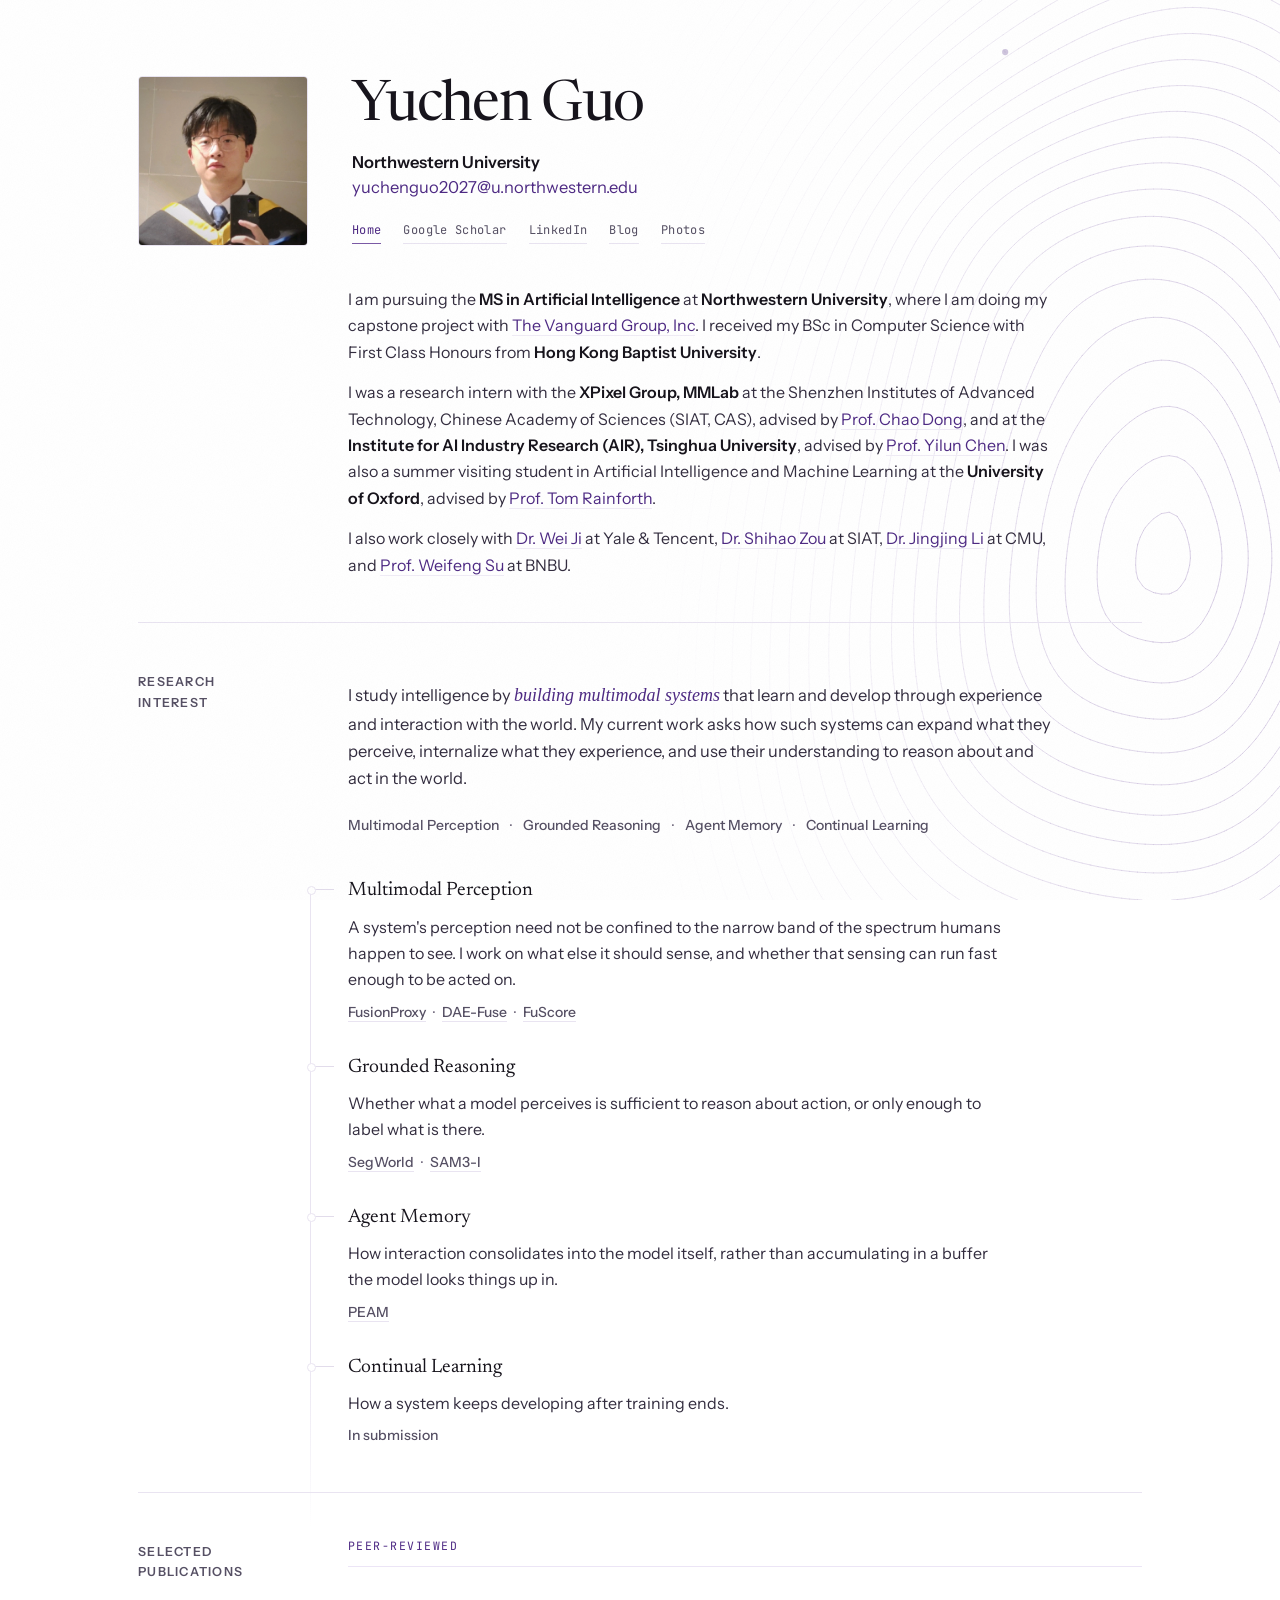
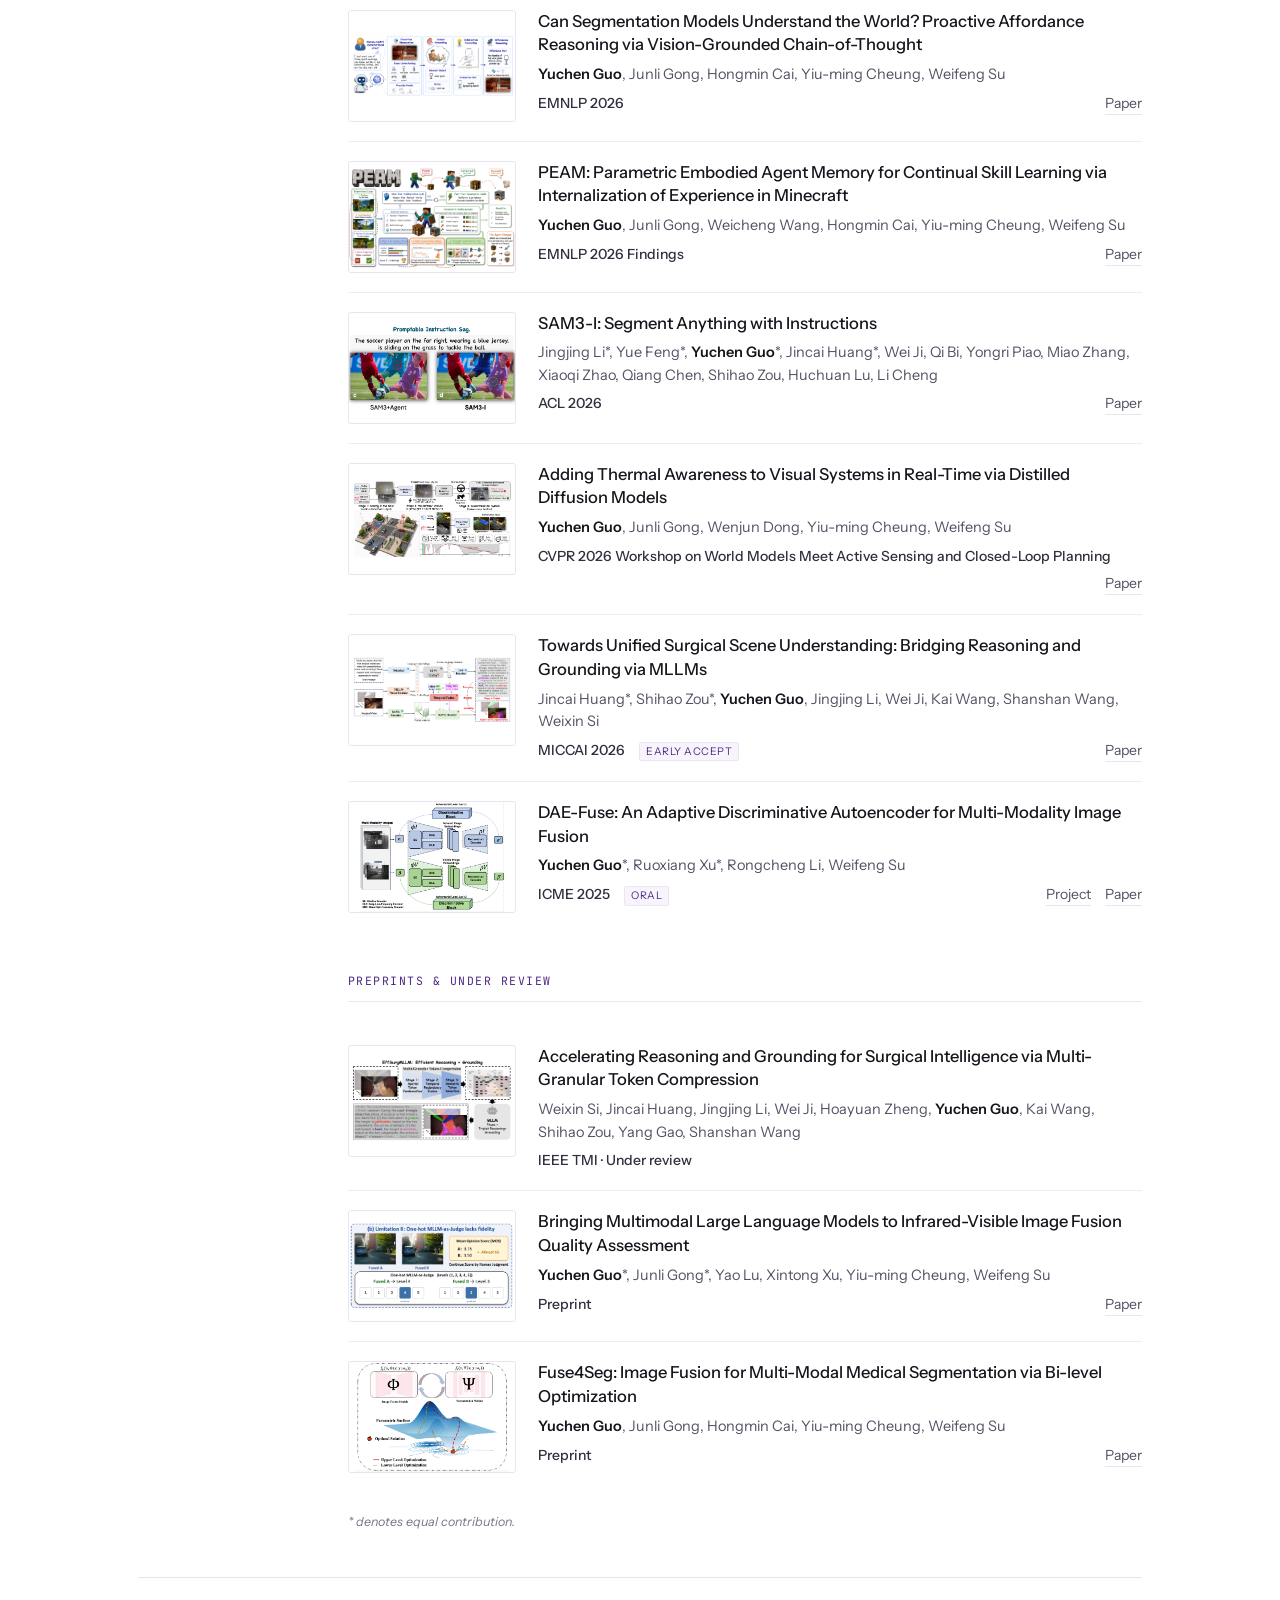
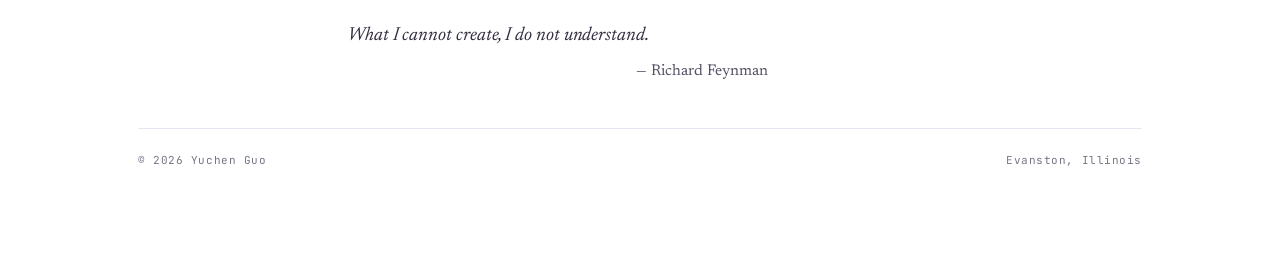
<file: index.html>
<!doctype html>
<html lang="en">
<head>
<meta charset="utf-8" />
<meta name="viewport" content="width=device-width,initial-scale=1" />
<title>Yuchen Guo</title>
<meta name="description" content="Yuchen Guo — MSAI student at Northwestern University. Multimodal perception, grounded reasoning, agent memory, continual learning." />
<meta name="theme-color" content="#ffffff" />

<link rel="icon" type="image/jpeg" href="cat.jpg" />
<link rel="apple-touch-icon" href="cat.jpg" />
<link rel="preconnect" href="https://fonts.googleapis.com" />
<link rel="preconnect" href="https://fonts.gstatic.com" crossorigin />
<link href="https://fonts.googleapis.com/css2?family=Newsreader:ital,opsz,wght@0,6..72,300;0,6..72,400;0,6..72,500;1,6..72,300;1,6..72,400&family=Instrument+Sans:ital,wght@0,400;0,500;0,600;1,400;1,500&family=JetBrains+Mono:wght@400;500&display=swap" rel="stylesheet" />
<link rel="stylesheet" href="site.css?v=13" />
</head>

<body>
<script>document.documentElement.className += " js";</script>
<div class="field" aria-hidden="true"></div>
<div class="grain" aria-hidden="true"></div>

<div class="page">

  <!-- ══════ MASTHEAD ══════ -->
  <header class="masthead rise">
    <div class="portrait"><img src="photo.png" alt="Yuchen Guo" /></div>
    <div>
      <h1 class="name">Yuchen Guo</h1>
      <p class="affil">
        <span class="school">Northwestern University</span><br />
        <a href="mailto:yuchenguo2027@u.northwestern.edu">yuchenguo2027@u.northwestern.edu</a>
      </p>
      <nav class="contact">
        <a href="index.html" aria-current="page">Home</a>
        <a href="https://scholar.google.com/citations?user=2wsaCVoAAAAJ&amp;hl=en" target="_blank" rel="noopener noreferrer">Google Scholar</a>
        <a href="https://www.linkedin.com/in/yuchenguonu/" target="_blank" rel="noopener noreferrer">LinkedIn</a>
        <a href="blog.html">Blog</a>
        <a href="photos.html">Photos</a>
      </nav>
    </div>
  </header>

  <!-- ══════ BIO ══════ -->
  <section class="band band--open rise rise-2">
    <div class="band-label"></div>
    <div class="band-body bio">
      <p>
        I am pursuing the <strong>MS in Artificial Intelligence</strong> at
        <strong>Northwestern University</strong>, where I am doing my capstone project with
        <a href="https://investor.vanguard.com/">The Vanguard Group, Inc</a>. 
        I received my BSc in Computer Science with First
        Class Honours from <strong>Hong Kong Baptist University</strong>.
      </p>
      <p>
        I was a research intern with the <strong>XPixel Group, MMLab</strong> at the
        Shenzhen Institutes of Advanced Technology, Chinese Academy of Sciences (SIAT, CAS), advised by
        <a href="https://scholar.google.com/citations?user=OSDCB0UAAAAJ&amp;hl=en">Prof. Chao Dong</a>,
        and at the <strong>Institute for AI Industry Research (AIR), Tsinghua University</strong>,
        advised by <a href="https://air.tsinghua.edu.cn/en/info/1046/1621.htm">Prof. Yilun Chen</a>.
        I was also a summer visiting student in Artificial Intelligence and Machine Learning at the
        <strong>University of Oxford</strong>, advised by
        <a href="https://www.robots.ox.ac.uk/~twgr/">Prof. Tom Rainforth</a>.
      </p>
      <p>
        I also work closely with
        <a href="https://scholar.google.com/citations?user=G4uCKHcAAAAJ&amp;hl=en">Dr. Wei Ji</a>
        at Yale &amp; Tencent, <a href="https://jimmyzou.github.io/">Dr. Shihao Zou</a> at SIAT,
        <a href="https://scholar.google.com/citations?user=1QYsOAUAAAAJ&amp;hl=en">Dr. Jingjing Li</a> at CMU, and
        <a href="https://staff.uic.edu.cn/wfsu/en">Prof. Weifeng Su</a> at BNBU.
      </p>
    </div>
  </section>

  <!-- ══════ RESEARCH INTERESTS ══════ -->
  <section class="band band--research">
    <div class="band-label">Research<br />Interest</div>
    <div class="band-body">

      <p class="statement-sub">
        I study intelligence by <em>building multimodal systems</em> that learn
        and develop through experience and interaction with the world. My current work asks how such systems can expand what they perceive, internalize what they
        experience, and use their understanding to reason about and act in the world.
      </p>

      <div class="keys">
        <span>Multimodal Perception</span>
        <span>Grounded Reasoning</span>
        <span>Agent Memory</span>
        <span>Continual Learning</span>
      </div>

      <div class="themes">
      <span class="spine" aria-hidden="true"><i class="spine-fill"></i></span>

      <div class="theme">
        <div class="theme-name">Multimodal Perception</div>
        <p class="theme-note">
          A system's perception need not be confined to the narrow band of the spectrum humans
          happen to see. I work on what else it should sense, and whether that sensing can run
          fast enough to be acted on.
        </p>
        <div class="theme-refs">
          <a href="https://arxiv.org/pdf/2605.06010">FusionProxy</a><span class="dot">·</span><a href="https://www.arxiv.org/pdf/2409.10080">DAE-Fuse</a><span class="dot">·</span><a href="https://arxiv.org/pdf/2605.06969">FuScore</a>
        </div>
      </div>

      <div class="theme">
        <div class="theme-name">Grounded Reasoning</div>
        <p class="theme-note">
          Whether what a model perceives is sufficient to reason about action, or only enough to
          label what is there.
        </p>
        <div class="theme-refs">
          <a href="https://arxiv.org/pdf/2605.27764">SegWorld</a><span class="dot">·</span><a href="https://arxiv.org/abs/2512.04585">SAM3-I</a>
        </div>
      </div>

      <div class="theme">
        <div class="theme-name">Agent Memory</div>
        <p class="theme-note">
          How interaction consolidates into the model itself, rather than accumulating in a buffer
          the model looks things up in.
        </p>
        <div class="theme-refs">
          <a href="https://arxiv.org/pdf/2605.27762">PEAM</a>
        </div>
      </div>

      <div class="theme">
        <div class="theme-name">Continual Learning</div>
        <p class="theme-note">How a system keeps developing after training ends.</p>
        <div class="theme-refs">In submission</div>
      </div>

      </div>

    </div>
  </section>

  <!-- ══════ PUBLICATIONS ══════ -->
  <section class="band">
    <div class="band-label">Selected<br />Publications</div>
    <div class="band-body">

      <div class="pubgroup">
        <div class="pubgroup-title">Peer-reviewed</div>

        <article class="pub">
          <div class="pub-fig"><img src="SegWorld.png" alt="SegWorld" /></div>
          <div class="pub-body">
            <h3 class="pub-title">Can Segmentation Models Understand the World? Proactive Affordance Reasoning via Vision-Grounded Chain-of-Thought</h3>
            <p class="pub-authors">
              <span class="me">Yuchen Guo</span>, Junli Gong, Hongmin Cai, Yiu-ming Cheung, Weifeng Su
            </p>
            <div class="pub-meta">
              <span class="pub-venue">EMNLP 2026</span>
              <span class="pub-links"><a href="https://arxiv.org/pdf/2605.27764">Paper</a></span>
            </div>
          </div>
        </article>

        <article class="pub">
          <div class="pub-fig"><img src="PEAM.png" alt="PEAM" /></div>
          <div class="pub-body">
            <h3 class="pub-title">PEAM: Parametric Embodied Agent Memory for Continual Skill Learning via Internalization of Experience in Minecraft</h3>
            <p class="pub-authors">
              <span class="me">Yuchen Guo</span>, Junli Gong, Weicheng Wang, Hongmin Cai, Yiu-ming Cheung, Weifeng Su
            </p>
            <div class="pub-meta">
              <span class="pub-venue">EMNLP 2026 Findings</span>
              <span class="pub-links"><a href="https://arxiv.org/pdf/2605.27762">Paper</a></span>
            </div>
          </div>
        </article>

        <article class="pub">
          <div class="pub-fig"><img src="sam3-I.png" alt="SAM3-I" /></div>
          <div class="pub-body">
            <h3 class="pub-title">SAM3-I: Segment Anything with Instructions</h3>
            <p class="pub-authors">
              Jingjing Li*, Yue Feng*, <span class="me">Yuchen Guo</span>*, Jincai Huang*, Wei Ji,
              Qi Bi, Yongri Piao, Miao Zhang, Xiaoqi Zhao, Qiang Chen, Shihao Zou, Huchuan Lu, Li Cheng
            </p>
            <div class="pub-meta">
              <span class="pub-venue">ACL 2026</span>
              <span class="pub-links"><a href="https://arxiv.org/abs/2512.04585">Paper</a></span>
            </div>
          </div>
        </article>
        
        <article class="pub">
          <div class="pub-fig"><img src="fusionproxy.png" alt="FusionProxy" /></div>
          <div class="pub-body">
            <h3 class="pub-title">Adding Thermal Awareness to Visual Systems in Real-Time via Distilled Diffusion Models</h3>
            <p class="pub-authors">
              <span class="me">Yuchen Guo</span>, Junli Gong, Wenjun Dong, Yiu-ming Cheung, Weifeng Su
            </p>
            <div class="pub-meta">
              <span class="pub-venue">CVPR 2026 Workshop on World Models Meet Active Sensing and Closed-Loop Planning</span>
              <span class="pub-links"><a href="https://arxiv.org/pdf/2605.06010">Paper</a></span>
            </div>
          </div>
        </article>

        <article class="pub">
          <div class="pub-fig"><img src="surg.png" alt="Surgical scene understanding" /></div>
          <div class="pub-body">
            <h3 class="pub-title">Towards Unified Surgical Scene Understanding: Bridging Reasoning and Grounding via MLLMs</h3>
            <p class="pub-authors">
              Jincai Huang*, Shihao Zou*, <span class="me">Yuchen Guo</span>, Jingjing Li, Wei Ji,
              Kai Wang, Shanshan Wang, Weixin Si
            </p>
            <div class="pub-meta">
              <span class="pub-venue">MICCAI 2026</span>
              <span class="pub-flag">Early Accept</span>
              <span class="pub-links"><a href="https://arxiv.org/pdf/2605.13530">Paper</a></span>
            </div>
          </div>
        </article>

        <article class="pub">
          <div class="pub-fig"><img src="daep1.png" alt="DAE-Fuse" /></div>
          <div class="pub-body">
            <h3 class="pub-title">DAE-Fuse: An Adaptive Discriminative Autoencoder for Multi-Modality Image Fusion</h3>
            <p class="pub-authors">
              <span class="me">Yuchen Guo</span>*, Ruoxiang Xu*, Rongcheng Li, Weifeng Su
            </p>
            <div class="pub-meta">
              <span class="pub-venue">ICME 2025</span>
              <span class="pub-flag">Oral</span>
              <span class="pub-links">
                <a href="https://eurekaarrow.github.io/daefuse.github.io/">Project</a>
                <a href="https://www.arxiv.org/pdf/2409.10080">Paper</a>
              </span>
            </div>
          </div>
        </article>
      </div>

      <div class="pubgroup">
        <div class="pubgroup-title">Preprints &amp; under review</div>

        <article class="pub">
          <div class="pub-fig"><img src="SurgEff.png" alt="Surgical token compression" /></div>
          <div class="pub-body">
            <h3 class="pub-title">Accelerating Reasoning and Grounding for Surgical Intelligence via Multi-Granular Token Compression</h3>
            <p class="pub-authors">
              Weixin Si, Jincai Huang, Jingjing Li, Wei Ji, Hoayuan Zheng, <span class="me">Yuchen Guo</span>,
              Kai Wang, Shihao Zou, Yang Gao, Shanshan Wang
            </p>
            <div class="pub-meta">
              <span class="pub-venue">IEEE TMI &middot; Under review</span>
            </div>
          </div>
        </article>

        <article class="pub">
          <div class="pub-fig"><img src="FuScore.png" alt="FuScore" /></div>
          <div class="pub-body">
            <h3 class="pub-title">Bringing Multimodal Large Language Models to Infrared-Visible Image Fusion Quality Assessment</h3>
            <p class="pub-authors">
              <span class="me">Yuchen Guo</span>*, Junli Gong*, Yao Lu, Xintong Xu, Yiu-ming Cheung, Weifeng Su
            </p>
            <div class="pub-meta">
              <span class="pub-venue">Preprint</span>
              <span class="pub-links"><a href="https://arxiv.org/pdf/2605.06969">Paper</a></span>
            </div>
          </div>
        </article>

        <article class="pub">
          <div class="pub-fig"><img src="seg1.png" alt="Fuse4Seg" /></div>
          <div class="pub-body">
            <h3 class="pub-title">Fuse4Seg: Image Fusion for Multi-Modal Medical Segmentation via Bi-level Optimization</h3>
            <p class="pub-authors">
              <span class="me">Yuchen Guo</span>, Junli Gong, Hongmin Cai, Yiu-ming Cheung, Weifeng Su
            </p>
            <div class="pub-meta">
              <span class="pub-venue">Preprint</span>
              <span class="pub-links"><a href="https://arxiv.org/pdf/2409.10328">Paper</a></span>
            </div>
          </div>
        </article>

        <p class="pub-foot">* denotes equal contribution.</p>
      </div>

    </div>
  </section>

  <!-- ══════ CODA ══════ -->
  <section class="band coda">
    <div class="band-label"></div>
    <div class="band-body">
      <blockquote>
        What I cannot create, I do not understand.
        <cite>&mdash;&nbsp;Richard Feynman</cite>
      </blockquote>
    </div>
  </section>

  <footer class="foot">
    <span>© <span id="y"></span> Yuchen Guo</span>
    <span>Evanston, Illinois</span>
  </footer>

</div>

<script>
var yEl = document.getElementById('y');
if (yEl) yEl.textContent = new Date().getFullYear();

/* four themes wire into one path as you read past them */
(function(){
  var spine = document.querySelector('.spine');
  var fill  = document.querySelector('.spine-fill');
  var items = [].slice.call(document.querySelectorAll('.theme'));
  if (!spine || !fill) return;
  var queued = false;

  function light(){
    var line = innerHeight * 0.70;
    var box  = spine.getBoundingClientRect();
    fill.style.height = Math.max(0, Math.min(box.height, line - box.top)).toFixed(1) + 'px';
    for (var i = 0; i < items.length; i++){
      var t = items[i].getBoundingClientRect().top + 14;
      items[i].classList.toggle('lit', t <= line);
    }
    queued = false;
  }
  function ping(){ if (!queued){ queued = true; requestAnimationFrame(light); } }

  addEventListener('scroll', ping, {passive:true});
  addEventListener('resize', ping, {passive:true});
  addEventListener('load',   ping);
  light();
})();
</script>
<script src="field.js?v=6"></script>
</body>
</html>
</file>
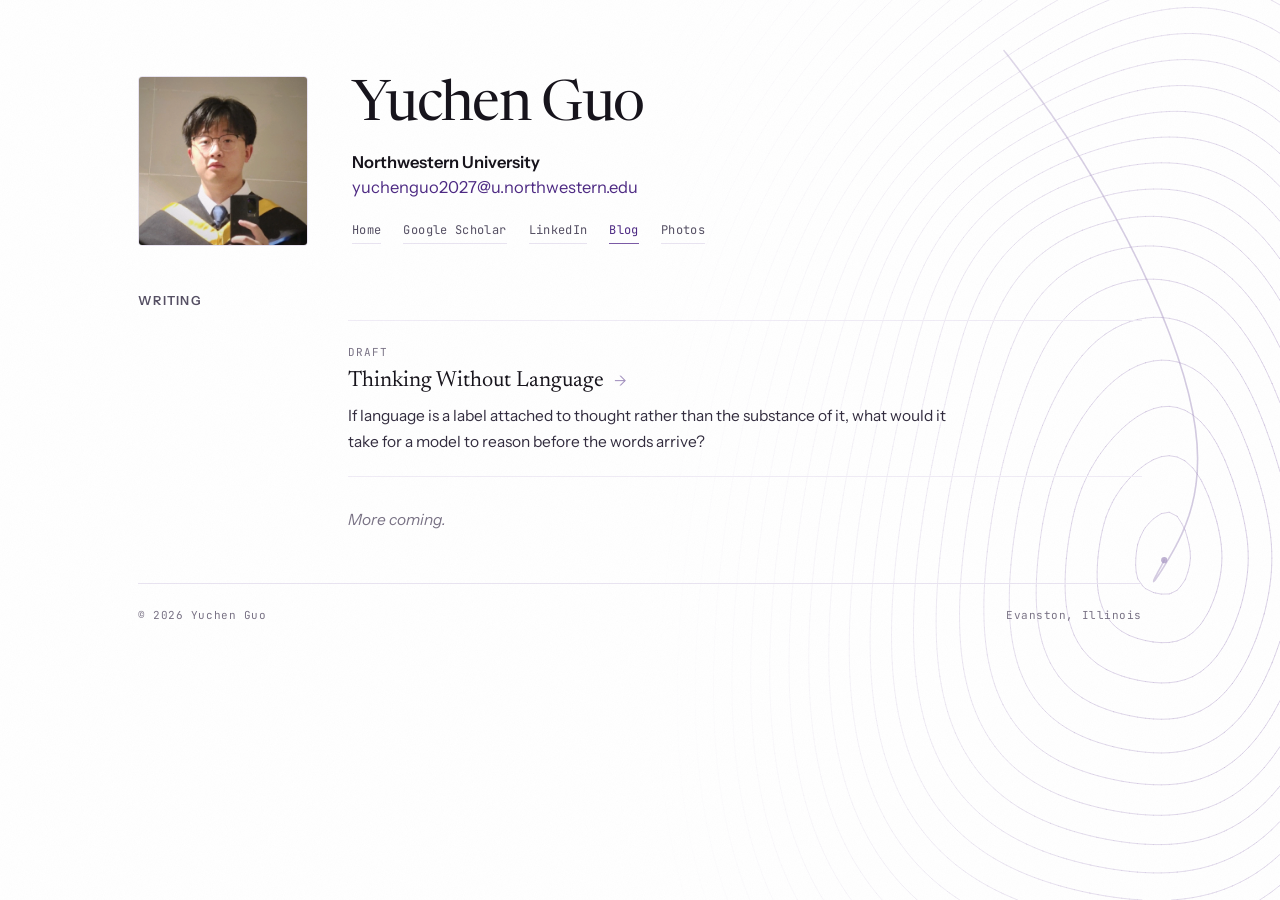
<file: blog.html>
<!doctype html>
<html lang="en">
<head>
<meta charset="utf-8" />
<meta name="viewport" content="width=device-width,initial-scale=1" />
<title>Blog — Yuchen Guo</title>
<meta name="description" content="Notes on perception, memory, and what systems learn from experience." />
<meta name="theme-color" content="#ffffff" />
<link rel="icon" type="image/jpeg" href="cat.jpg" />
<link rel="apple-touch-icon" href="cat.jpg" />
<link rel="preconnect" href="https://fonts.googleapis.com" />
<link rel="preconnect" href="https://fonts.gstatic.com" crossorigin />
<link href="https://fonts.googleapis.com/css2?family=Newsreader:ital,opsz,wght@0,6..72,300;0,6..72,400;0,6..72,500;1,6..72,300;1,6..72,400&family=Instrument+Sans:wght@400;500;600&family=JetBrains+Mono:wght@400;500&display=swap" rel="stylesheet" />
<link rel="stylesheet" href="site.css" />
</head>

<body>
<div class="field" aria-hidden="true"></div>
<div class="grain" aria-hidden="true"></div>

<div class="page">

  <!-- ══════ MASTHEAD ══════ -->
  <header class="masthead rise">
    <div class="portrait"><img src="photo.png" alt="Yuchen Guo" /></div>
    <div>
      <h1 class="name">Yuchen Guo</h1>
      <p class="affil">
        <span class="school">Northwestern University</span><br />
        <a href="mailto:yuchenguo2027@u.northwestern.edu">yuchenguo2027@u.northwestern.edu</a>
      </p>
      <nav class="contact">
        <a href="index.html">Home</a>
        <a href="https://scholar.google.com/citations?user=2wsaCVoAAAAJ&amp;hl=en" target="_blank" rel="noopener noreferrer">Google Scholar</a>
        <a href="https://www.linkedin.com/in/yuchenguonu/" target="_blank" rel="noopener noreferrer">LinkedIn</a>
        <a href="blog.html"  aria-current="page">Blog</a>
        <a href="photos.html">Photos</a>
      </nav>
    </div>
  </header>

  <section class="band band--open rise rise-2">
    <div class="band-label">Writing</div>
    <div class="band-body">

      <div class="post-list" style="margin-top:34px">

        <!-- ── copy this block for each new post ──────────────────────────
        <a class="post" href="posts/your-post.html">
          <div class="post-date">Month DD, YYYY</div>
          <div class="post-title">Title of the post <span class="post-arrow">&rarr;</span></div>
          <p class="post-excerpt">One or two sentences that state the question, not the conclusion.</p>
        </a>
        ─────────────────────────────────────────────────────────────── -->

        <a class="post" href="posts/example.html">
          <div class="post-date">Draft</div>
          <div class="post-title">
            Thinking Without Language
            <span class="post-arrow">&rarr;</span>
          </div>
          <p class="post-excerpt">
            If language is a label attached to thought rather than the substance of it, what would
            it take for a model to reason before the words arrive?
          </p>
        </a>

      </div>

      <p class="empty">More coming.</p>

    </div>
  </section>

  <footer class="foot">
    <span>© <span id="y"></span> Yuchen Guo</span>
    <span>Evanston, Illinois</span>
  </footer>

</div>

<script>
var yEl = document.getElementById('y');
if (yEl) yEl.textContent = new Date().getFullYear();


</script>
<script src="field.js"></script>
</body>
</html>
</file>
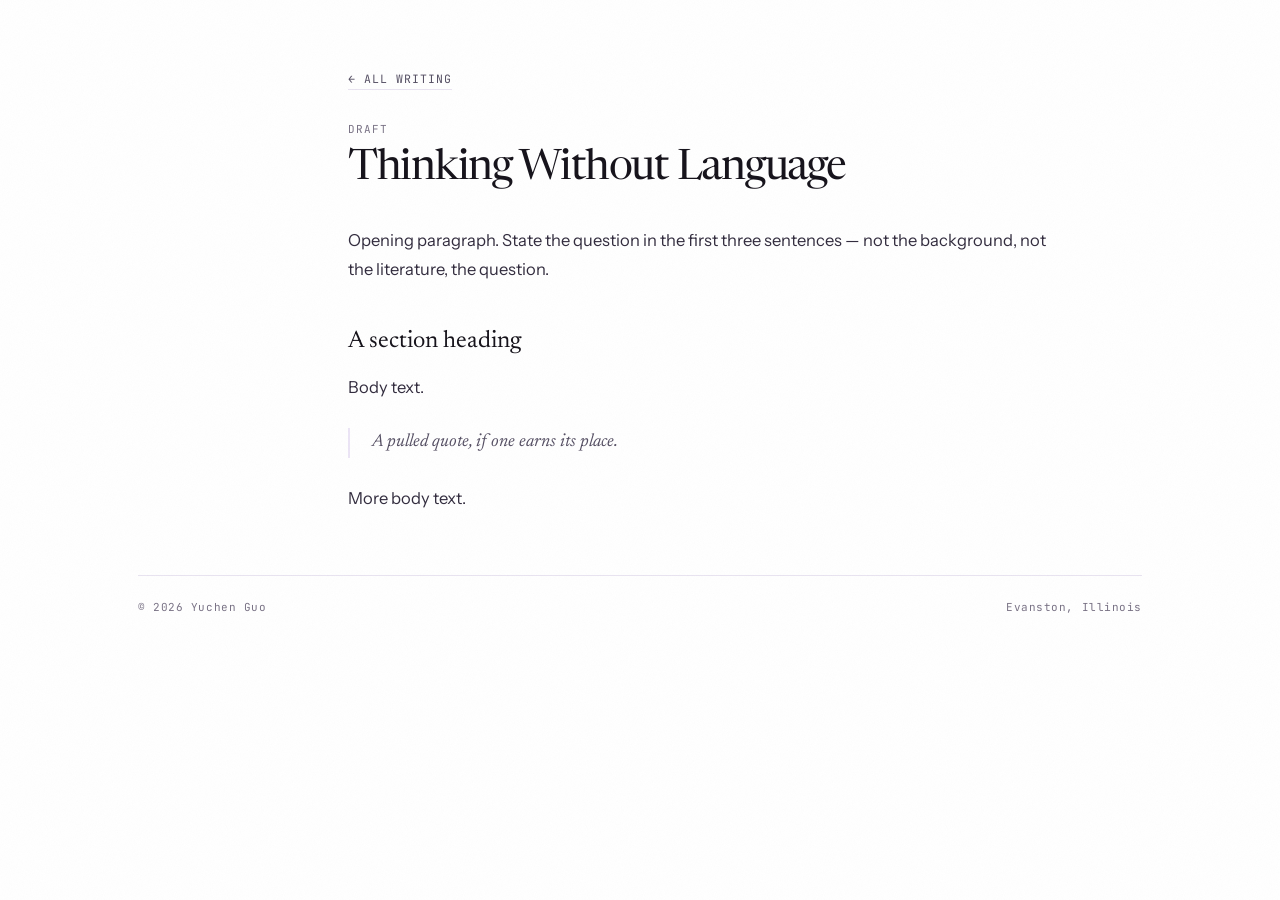
<file: example.html>
<!doctype html>
<html lang="en">
<head>
<meta charset="utf-8" />
<meta name="viewport" content="width=device-width,initial-scale=1" />
<title>Thinking Without Language — Yuchen Guo</title>
<meta name="theme-color" content="#ffffff" />
<link rel="icon" type="image/jpeg" href="../cat.jpg" />
<link rel="preconnect" href="https://fonts.googleapis.com" />
<link rel="preconnect" href="https://fonts.gstatic.com" crossorigin />
<link href="https://fonts.googleapis.com/css2?family=Newsreader:ital,opsz,wght@0,6..72,300;0,6..72,400;0,6..72,500;1,6..72,300;1,6..72,400&family=Instrument+Sans:wght@400;500;600&family=JetBrains+Mono:wght@400;500&display=swap" rel="stylesheet" />
<link rel="stylesheet" href="../site.css" />
</head>

<body>
<div class="grain" aria-hidden="true"></div>

<div class="page">
  <section class="band band--open" style="padding-top:64px">
    <div class="band-label"></div>
    <div class="band-body">

      <a class="back" href="../blog.html">&larr; All writing</a>

      <div class="post-date" style="margin-bottom:10px">Draft</div>
      <h1 class="name" style="font-size:clamp(30px,4.4vw,42px); max-width:20ch">Thinking Without Language</h1>

      <div class="article" style="margin-top:34px">
        <p>Opening paragraph. State the question in the first three sentences — not the background,
        not the literature, the question.</p>

        <h2>A section heading</h2>
        <p>Body text.</p>

        <blockquote>A pulled quote, if one earns its place.</blockquote>

        <p>More body text.</p>
      </div>

    </div>
  </section>

  <footer class="foot">
    <span>&copy; <span id="y"></span> Yuchen Guo</span>
    <span>Evanston, Illinois</span>
  </footer>
</div>

<script>document.getElementById('y').textContent = new Date().getFullYear();</script>
</body>
</html>
</file>
<file: site.css>
/* ═══════════════ tokens ═══════════════ */

:root{
  --ink:        #17141c;
  --ink-soft:   #332d3f;
  --muted:      #565064;
  --faint:      #7a7386;

  --paper:      #ffffff;
  --wash:       #f7f4fb;
  --rule:       #e9e4f1;
  --rule-soft:  #f0ecf6;

  --purple:     #4e2a84;
  --purple-mid: #7b5aa6;
  --purple-tint:#ece5f6;

  --serif: "Newsreader", Georgia, "Times New Roman", serif;
  --sans:  "Instrument Sans", ui-sans-serif, system-ui, -apple-system, "Segoe UI", sans-serif;
  --mono:  "JetBrains Mono", ui-monospace, SFMono-Regular, Menlo, monospace;

  --page:  1060px;
  --rail:  158px;
  --gap:   52px;
}

*{ box-sizing:border-box; margin:0; padding:0 }
html{ -webkit-text-size-adjust:100% }

body{
  background:var(--paper);
  color:var(--ink);
  font-family:var(--sans);
  font-size:16px;
  line-height:1.65;
}

a{ color:var(--purple); text-decoration:none }
a:hover{ color:var(--purple-mid) }

:focus-visible{ outline:2px solid var(--purple); outline-offset:3px; border-radius:2px }

::selection{ background:var(--purple-tint); color:var(--ink) }
::-moz-selection{ background:var(--purple-tint); color:var(--ink) }

.page{ max-width:var(--page); margin:0 auto; padding:0 28px 110px; position:relative; z-index:1 }

/* ═══════════════ isotherm field ═══════════════ */

.field{
  position:fixed;
  inset:0 0 0 auto;
  width:min(58vw, 720px);
  pointer-events:none;
  user-select:none;
  z-index:0;
  overflow:hidden;
  opacity:0;
  animation:fieldIn 1.9s cubic-bezier(.3,.7,.4,1) .35s forwards;
  -webkit-mask-image:linear-gradient(to left,#000 0%,rgba(0,0,0,.85) 28%,rgba(0,0,0,.28) 62%,transparent 88%);
  mask-image:linear-gradient(to left,#000 0%,rgba(0,0,0,.85) 28%,rgba(0,0,0,.28) 62%,transparent 88%);
}
.field canvas{
  position:absolute;
  inset:0;
  width:100%; height:100%;
  display:block;
}
@keyframes fieldIn{ to{ opacity:.5 } }

/* ═══════════════ paper grain ═══════════════ */

.grain{
  position:fixed; inset:0;
  pointer-events:none;
  z-index:4;
  opacity:.042;
  mix-blend-mode:multiply;
  background-image:url("data:image/svg+xml,%3Csvg xmlns='http://www.w3.org/2000/svg' width='180' height='180'%3E%3Cfilter id='n'%3E%3CfeTurbulence type='fractalNoise' baseFrequency='.86' numOctaves='4' stitchTiles='stitch'/%3E%3CfeColorMatrix type='saturate' values='0'/%3E%3C/filter%3E%3Crect width='180' height='180' filter='url(%23n)'/%3E%3C/svg%3E");
  background-size:180px 180px;
}

/* ═══════════════ masthead ═══════════════ */

.masthead{
  display:grid;
  grid-template-columns:170px 1fr;
  gap:44px;
  align-items:center;
  padding:76px 0 40px;
}

.portrait{
  width:170px;
  border:1px solid var(--rule);
  border-radius:4px;
  overflow:hidden;
  background:var(--wash);
}
.portrait img{ width:100%; display:block }

.name{
  font-family:var(--serif);
  font-size:clamp(38px, 6vw, 56px);
  font-weight:400;
  font-variation-settings:"opsz" 72;
  line-height:1.04;
  letter-spacing:-.030em;
  color:var(--ink);
}

.affil{ margin-top:14px; font-size:16.5px; color:var(--ink-soft); line-height:1.5 }
.affil .school{ color:var(--ink); font-weight:600 }

.contact{
  margin-top:22px;
  display:flex; flex-wrap:wrap; gap:7px 22px;
  font-family:var(--mono); font-size:12px; letter-spacing:.03em;
}
.contact a{
  color:var(--muted);
  border-bottom:1px solid var(--rule);
  padding-bottom:2px;
  transition:color .18s ease, border-color .18s ease;
}
.contact a:hover{ color:var(--purple); border-bottom-color:var(--purple-mid) }
.contact a[aria-current]{
  color:var(--purple);
  border-bottom-color:var(--purple-mid);
}

/* ═══════════════ bands ═══════════════ */

.band{
  display:grid;
  grid-template-columns:var(--rail) 1fr;
  gap:var(--gap);
  padding:44px 0;
  border-top:1px solid var(--rule);
}
.band--open{ border-top:0; padding-top:0 }

.band-label{
  font-family:var(--sans);
  font-size:12.5px;
  font-weight:600;
  letter-spacing:.1em;
  text-transform:uppercase;
  color:var(--muted);
  padding-top:5px;
  position:sticky;
  top:30px;
  align-self:start;
}

.band-body{ min-width:0 }

/* ═══════════════ bio ═══════════════ */

.bio p{ max-width:64ch; color:var(--ink-soft); font-size:16px; margin-bottom:14px }
.bio p:last-child{ margin-bottom:0 }
.bio strong{ color:var(--ink); font-weight:600 }
.bio a{ border-bottom:1px solid var(--rule-soft) }
.bio a:hover{ border-bottom-color:var(--purple-mid) }

/* ═══════════════ research ═══════════════ */

.statement{
  font-family:var(--serif);
  font-size:20.5px; font-weight:400;
  line-height:1.5; letter-spacing:-.004em;
  color:var(--ink); max-width:56ch;
}
.statement em{ font-style:italic; color:var(--purple) }
.band--research .statement-sub em{ font-family:"Times New Roman", Times, serif; font-size:18px; font-style:italic; color:var(--purple); font-weight:400 }

.statement-sub{ margin-top:14px; max-width:62ch; font-size:15.5px; color:var(--ink-soft) }
.band--research .statement-sub{ font-family:var(--sans); font-size:16.5px; font-weight:400; line-height:1.65; max-width:64ch }

.keys{
  margin:22px 0 38px;
  font-family:var(--sans); font-size:14px; font-weight:500; letter-spacing:0;
  color:var(--muted);
  display:flex; flex-wrap:wrap; gap:0 11px;
}
.keys span:not(:last-child)::after{ content:"·"; color:var(--faint); margin-left:11px }

.theme{ padding-bottom:28px }
.theme:last-child{ padding-bottom:0 }

.theme-name{
  position:relative;
  font-family:var(--serif);
  font-size:19.5px; font-weight:400;
  color:var(--ink); margin-bottom:6px;
}
.theme-name::before{
  content:"";
  position:absolute;
  left:-38px; top:.72em;
  width:24px; height:1px;
  background:var(--purple);
  opacity:.8;
}

.theme-note{ max-width:60ch; color:var(--ink-soft); font-size:16px }

.theme-refs{ margin:8px 0 0 0; font-family:var(--sans); font-size:14px; font-weight:500; color:var(--muted) }
.theme-refs a{ color:var(--muted); border-bottom:1px solid var(--rule) }
.theme-refs a:hover{ color:var(--purple); border-bottom-color:var(--purple-mid) }
.theme-refs .dot{ color:var(--faint); margin:0 .5em }

/* ═══════════════ research spine ═══════════════ */

.themes{ position:relative }

.spine{
  position:absolute;
  left:-38px; top:14px; bottom:-78px;
  width:1px;
  background:linear-gradient(to bottom,
    var(--rule) 0%, var(--rule) 72%, rgba(233,228,241,.45) 88%, transparent 100%);
}
.spine-fill{
  position:absolute; left:0; top:0;
  width:1px; height:0;
  background:linear-gradient(to bottom,
    var(--purple) 0%, var(--purple) 86%, rgba(78,42,132,.15) 100%);
  opacity:.6;
}

.theme-name::after{
  content:"";
  position:absolute;
  left:-41px; top:calc(.72em - 3px);
  width:7px; height:7px;
  border-radius:50%;
  background:var(--paper);
  border:1px solid var(--rule);
}

/* no-JS fallback: show everything already lit */
.js .theme-name::before{ opacity:.16; transition:opacity .5s ease }
.js .theme-name::after{ transition:background .5s ease, border-color .5s ease }
.js .theme.lit .theme-name::before{ opacity:.85 }
.js .theme.lit .theme-name::after{ background:var(--purple); border-color:var(--purple) }

@media (max-width: 560px){
  .spine{ display:none }
  .theme-name::after{ display:none }
}

/* ═══════════════ publications ═══════════════ */

.pubgroup + .pubgroup{ margin-top:40px }

.pubgroup-title{
  font-family:var(--mono);
  font-size:11.5px; letter-spacing:.13em; text-transform:uppercase;
  color:var(--purple);
  padding-bottom:10px; margin-bottom:24px;
  border-bottom:1px solid var(--purple-tint);
}

.pub{
  display:grid; grid-template-columns:168px minmax(0, 1fr); gap:22px;
  padding:19px 0;
  border-bottom:1px solid var(--rule-soft);
  align-items:start;
}
.pub:last-of-type{ border-bottom:0 }

.pub-fig{
  width:168px; aspect-ratio:3 / 2;
  border:1px solid var(--rule); border-radius:3px;
  overflow:hidden; background:var(--paper);
}
.pub-fig img{ width:100%; height:100%; object-fit:contain; display:block }

.pub-body{ min-width:0 }
.pub-title{
  font-family:var(--sans); font-size:16.5px; font-weight:500;
  line-height:1.45; color:var(--ink); margin-bottom:6px;
}
.pub-authors{ font-size:14.5px; line-height:1.55; color:var(--muted); margin-bottom:7px }
.pub-authors .me{ color:var(--ink); font-weight:600 }

.pub-meta{
  display:flex; flex-wrap:wrap; align-items:baseline; gap:6px 14px;
  font-family:var(--sans); font-size:14px; line-height:1.5; letter-spacing:0; color:var(--muted);
}
.pub-venue{ color:var(--ink-soft); font-weight:500 }
.pub-flag{
  color:var(--purple);
  border:1px solid var(--purple-tint); background:var(--wash);
  border-radius:2px; padding:1px 6px;
  font-size:10.5px; letter-spacing:.05em; text-transform:uppercase;
}
.pub-links{ margin-left:auto; display:flex; gap:14px }
.pub-links a{ color:var(--muted); border-bottom:1px solid var(--rule) }
.pub-links a:hover{ color:var(--purple); border-bottom-color:var(--purple-mid) }

.pub-foot{ margin-top:20px; font-size:12.5px; color:var(--faint); font-style:italic }

/* ═══════════════ coda ═══════════════ */

.coda blockquote{
  font-family:var(--serif);
  font-size:19px; font-weight:400; font-style:italic;
  line-height:1.5; letter-spacing:-.004em;
  color:var(--ink-soft); max-width:42ch;
}
.coda cite{
  display:block; margin-top:10px;
  font-family:var(--serif); font-size:15.5px;
  font-style:normal; font-weight:400; letter-spacing:0;
  text-align:right; color:var(--muted);
}

/* ═══════════════ blog ═══════════════ */

.post-list{ border-top:1px solid var(--rule-soft) }

.post{
  display:block;
  padding:22px 0;
  border-bottom:1px solid var(--rule-soft);
  color:inherit;
}
.post:hover .post-title{ color:var(--purple) }
.post:hover .post-arrow{ transform:translateX(4px); opacity:1 }

.post-date{
  font-family:var(--mono); font-size:11px;
  letter-spacing:.09em; text-transform:uppercase;
  color:var(--faint); margin-bottom:6px;
}
.post-title{
  font-family:var(--serif); font-size:22px; font-weight:400;
  line-height:1.32; color:var(--ink);
  transition:color .2s ease;
  display:flex; align-items:baseline; gap:10px;
}
.post-arrow{
  font-family:var(--sans); font-size:15px; color:var(--purple);
  opacity:.5; transition:transform .22s ease, opacity .22s ease;
}
.post-excerpt{ margin-top:7px; max-width:62ch; color:var(--ink-soft); font-size:15.5px }

.empty{
  padding:30px 0 6px;
  color:var(--faint); font-size:15.5px; font-style:italic;
}

/* ═══════════════ article (single post) ═══════════════ */

.article{ max-width:64ch }
.article h2{
  font-family:var(--serif); font-size:24px; font-weight:400;
  margin:38px 0 12px; color:var(--ink);
}
.article p{ margin-bottom:18px; color:var(--ink-soft); font-size:16.5px; line-height:1.75 }
.article blockquote{
  margin:26px 0; padding-left:22px;
  border-left:2px solid var(--purple-tint);
  font-family:var(--serif); font-style:italic; font-size:18px; color:var(--muted);
}
.article a{ border-bottom:1px solid var(--rule) }

.back{
  display:inline-block; margin-bottom:30px;
  font-family:var(--mono); font-size:11.5px;
  letter-spacing:.09em; text-transform:uppercase;
  color:var(--muted); border-bottom:1px solid var(--rule);
}
.back:hover{ color:var(--purple); border-bottom-color:var(--purple-mid) }

/* ═══════════════ photos + map ═══════════════ */

#map{
  height:440px;
  border:1px solid var(--rule);
  border-radius:4px;
  background:var(--wash);
  filter:saturate(.42);
}
.leaflet-container{ font-family:var(--sans) !important; background:#fff !important }
.leaflet-popup-content-wrapper{
  border-radius:3px !important;
  box-shadow:0 2px 14px rgba(23,20,28,.12) !important;
}
.leaflet-popup-content{
  margin:11px 14px !important;
  font-family:var(--sans) !important; font-size:13px !important; color:var(--ink) !important;
}
.leaflet-popup-content .pin-note{
  display:block; margin-top:2px;
  font-family:var(--mono); font-size:10.5px;
  letter-spacing:.06em; text-transform:uppercase; color:var(--faint);
}
.leaflet-control-attribution{ font-size:9px !important; opacity:.5 }

.map-note{
  margin-top:12px;
  font-family:var(--mono); font-size:11px; letter-spacing:.05em;
  color:var(--faint);
}

.gallery{
  columns:3; column-gap:14px;
}
.shot{
  break-inside:avoid;
  margin-bottom:14px;
  border:1px solid var(--rule);
  border-radius:3px;
  overflow:hidden;
  background:var(--wash);
  position:relative;
}
.shot img{ width:100%; display:block; transition:transform .5s cubic-bezier(.2,.7,.3,1) }
.shot:hover img{ transform:scale(1.028) }
.shot figcaption{
  position:absolute; left:0; right:0; bottom:0;
  padding:16px 12px 9px;
  font-family:var(--mono); font-size:10px;
  letter-spacing:.09em; text-transform:uppercase;
  color:#fff;
  background:linear-gradient(to top, rgba(23,20,28,.62), transparent);
  opacity:0; transition:opacity .28s ease;
}
.shot:hover figcaption{ opacity:1 }

/* ═══════════════ footer ═══════════════ */

.foot{
  border-top:1px solid var(--rule);
  padding-top:22px;
  display:flex; justify-content:space-between; flex-wrap:wrap; gap:8px;
  font-family:var(--mono); font-size:11px; letter-spacing:.05em; color:var(--faint);
}

/* ═══════════════ motion ═══════════════ */

.rise{ opacity:0; transform:translateY(8px); animation:rise .6s cubic-bezier(.22,.68,.35,1) forwards }
.rise-2{ animation-delay:.1s }
@keyframes rise{ to{ opacity:1; transform:none } }

@media (prefers-reduced-motion: reduce){
  .rise{ animation:none; opacity:1; transform:none }
  .field{ animation:none; opacity:.44 }
  *{ transition:none !important }
}

/* ═══════════════ responsive ═══════════════ */

@media (max-width: 1180px){
  .field{ width:min(66vw, 560px) }
  @keyframes fieldIn{ to{ opacity:.4 } }
  .gallery{ columns:2 }
}

@media (max-width: 880px){
  .band{ grid-template-columns:1fr; gap:18px; padding:38px 0 }
  .band-label{ padding-top:0; position:static }
  .masthead{ padding:56px 0 34px; gap:32px; grid-template-columns:140px 1fr }
  .portrait{ width:140px }
}

@media (max-width: 720px){
  .field{ display:none }
}

@media (max-width: 560px){
  .page{ padding:0 20px 72px }
  .masthead{ grid-template-columns:1fr; gap:22px; padding:44px 0 30px; align-items:start }
  .portrait{ width:118px }
  .statement{ font-size:19px }
  .pub{ grid-template-columns:1fr; gap:14px }
  .pub-fig{ width:100%; max-width:360px }
  .pub-links{ margin-left:0; width:100%; margin-top:4px }
  .theme-name::before{ display:none }
  .gallery{ columns:1 }
  #map{ height:340px }
  .post-title{ font-size:20px }
}
</file>
